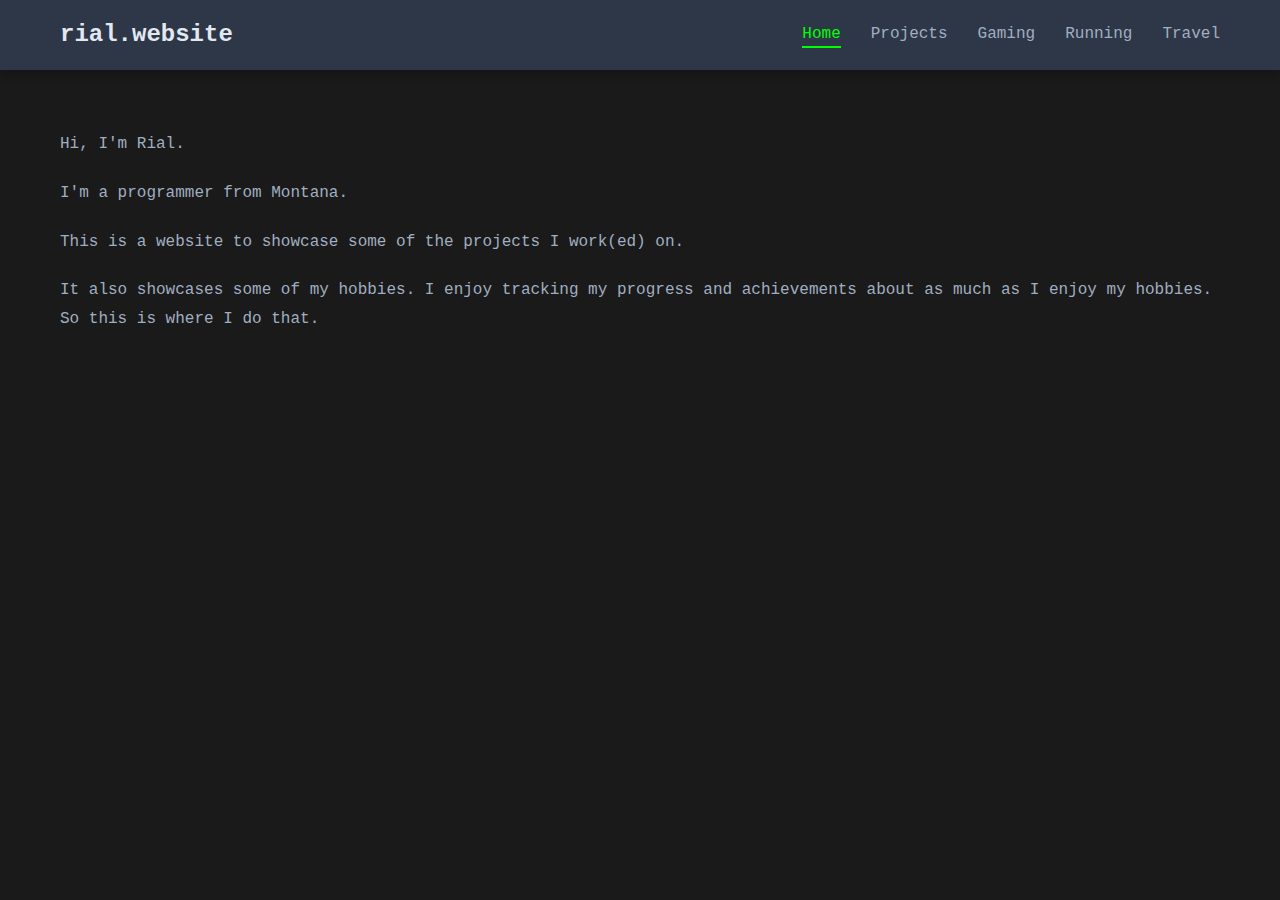
<file: index.html>
<!DOCTYPE html>
<html lang="en">
<head>
    <meta charset="UTF-8">
    <meta name="viewport" content="width=device-width, initial-scale=1.0">
    <title>Home - Rial's Website</title>
    <link rel="stylesheet" href="styles.css">
</head>
<body>

    <main>

        <section class="content">
            <div class="container">
                <p>Hi, I'm Rial.</p>
                <p>I'm a programmer from Montana.</p>
                <p>This is a website to showcase some of the projects I work(ed) on.</p>
                <p>It also showcases some of my hobbies. I enjoy tracking my progress and achievements about as much as I enjoy my hobbies. So this is where I do that.</p>
            </div>
        </section>
    </main>

    <script src="script.js"></script>
</body>
</html>
</file>
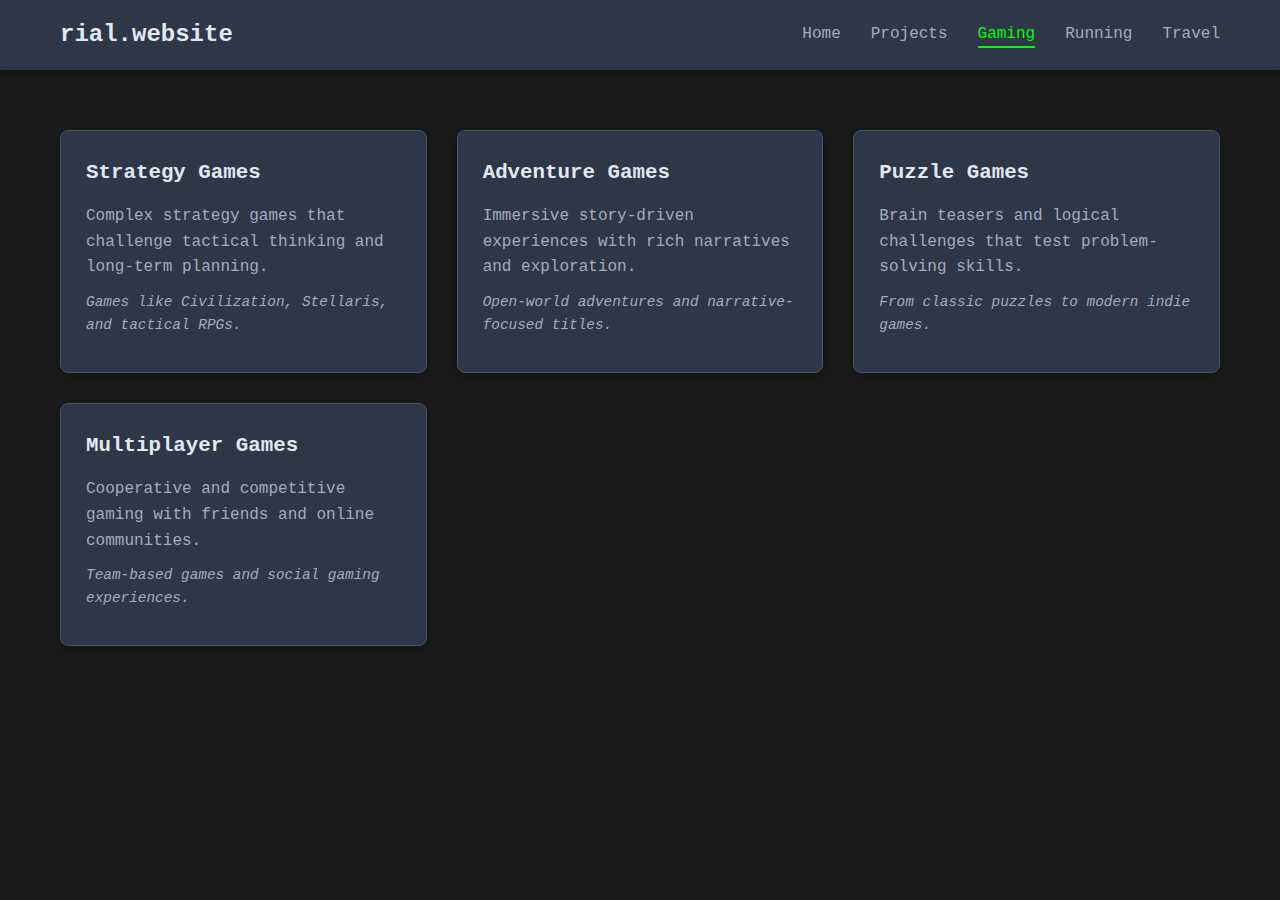
<file: gaming.html>
<!DOCTYPE html>
<html lang="en">
<head>
    <meta charset="UTF-8">
    <meta name="viewport" content="width=device-width, initial-scale=1.0">
    <title>Gaming - Rial's Website</title>
    <link rel="stylesheet" href="styles.css">
</head>
<body>

    <main>

        <section class="content">
            <div class="container">
                <div class="games-grid">
                    <div class="game-card">
                        <h3>Strategy Games</h3>
                        <p>Complex strategy games that challenge tactical thinking and long-term planning.</p>
                        <p class="game-description">Games like Civilization, Stellaris, and tactical RPGs.</p>
                    </div>

                    <div class="game-card">
                        <h3>Adventure Games</h3>
                        <p>Immersive story-driven experiences with rich narratives and exploration.</p>
                        <p class="game-description">Open-world adventures and narrative-focused titles.</p>
                    </div>

                    <div class="game-card">
                        <h3>Puzzle Games</h3>
                        <p>Brain teasers and logical challenges that test problem-solving skills.</p>
                        <p class="game-description">From classic puzzles to modern indie games.</p>
                    </div>

                    <div class="game-card">
                        <h3>Multiplayer Games</h3>
                        <p>Cooperative and competitive gaming with friends and online communities.</p>
                        <p class="game-description">Team-based games and social gaming experiences.</p>
                    </div>
                </div>
            </div>
        </section>
    </main>

    <script src="script.js"></script>
</body>
</html>
</file>
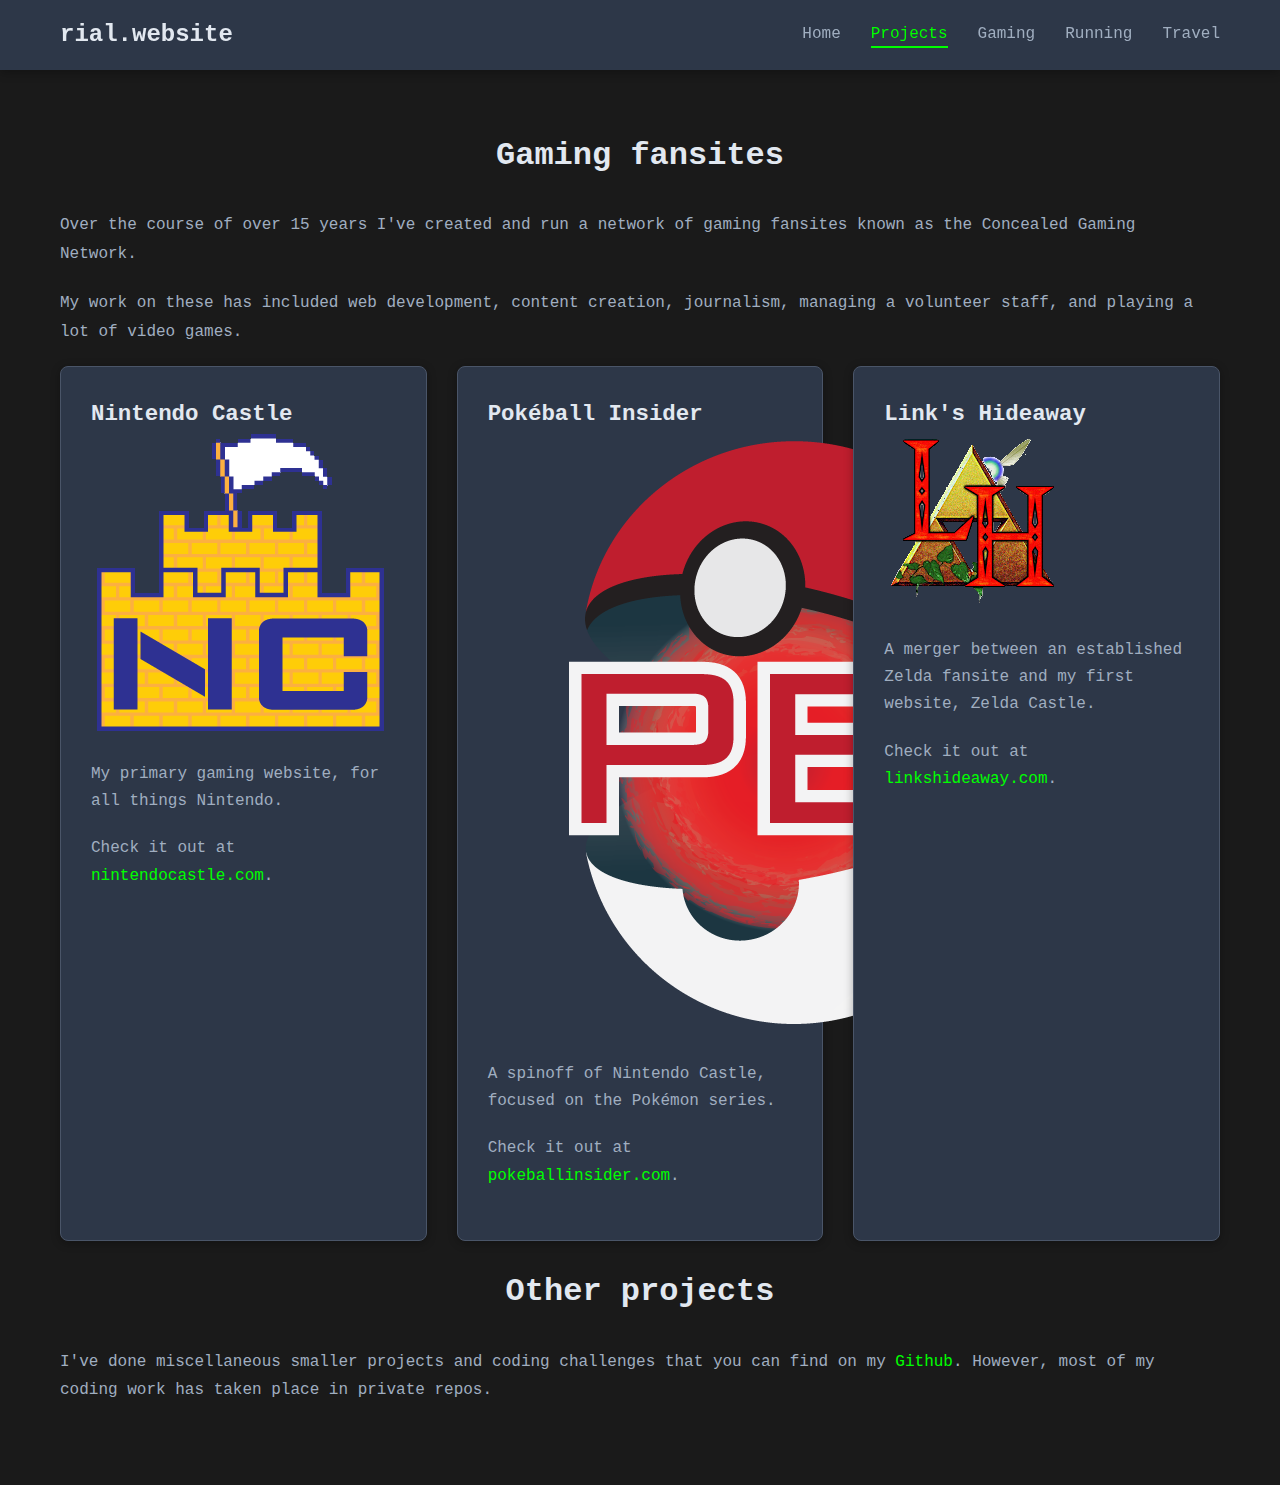
<file: projects.html>
<!DOCTYPE html>
<html lang="en">
<head>
    <meta charset="UTF-8">
    <meta name="viewport" content="width=device-width, initial-scale=1.0">
    <title>Projects - rial.website</title>
    <link rel="stylesheet" href="styles.css">
</head>
<body>

    <main>

        <section class="content">
            <div class="container">
                <h2>Gaming fansites</h2>
                <p>Over the course of over 15 years I've created and run a network of gaming fansites known as the Concealed Gaming Network.</p>
                <p>My work on these has included web development, content creation, journalism, managing a volunteer staff, and playing a lot of video games.</p>

                
                <div class="projects-grid">
                    <div class="project-card">
                        <h3>
                            <span class="title-text">Nintendo Castle</span>
                            <img src="/images/nc_logo.png" alt="NC Logo" class="project-logo">
                        </h3>
                        <p>My primary gaming website, for all things Nintendo.</p>
                        <p>Check it out at <a href="https://nintendocastle.com">nintendocastle.com</a>.</p>
                    </div>

                    <div class="project-card">
                        <h3>
                            <span class="title-text">Pok&eacute;ball Insider</span>
                            <img src="/images/pbi_logo.png" alt="PBI Logo" class="project-logo">
                        </h3>
                        <p>A spinoff of Nintendo Castle, focused on the Pok&eacute;mon series.</p>
                        <p>Check it out at <a href="https://pokeballinsider.com">pokeballinsider.com</a>.</p>
                    </div>

                    <div class="project-card">
                        <h3>
                            <span class="title-text">Link's Hideaway</span>
                            <img src="/images/lh_logo.png" alt="LH Logo" class="project-logo">
                        </h3>
                        <p>A merger between an established Zelda fansite and my first website, Zelda Castle.</p>
                        <p>Check it out at <a href="https://linkshideaway.com">linkshideaway.com</a>.</p>
                    </div>
                </div>
                <br>
                <h2>Other projects</h2>
                <p>I've done miscellaneous smaller projects and coding challenges that you can find on my <a href="https://github.com/RialJohnson">Github</a>. However, most of my coding work has taken place in private repos.</p>

            </div>
        </section>
    </main>

    <script src="script.js"></script>
</body>
</html>
</file>
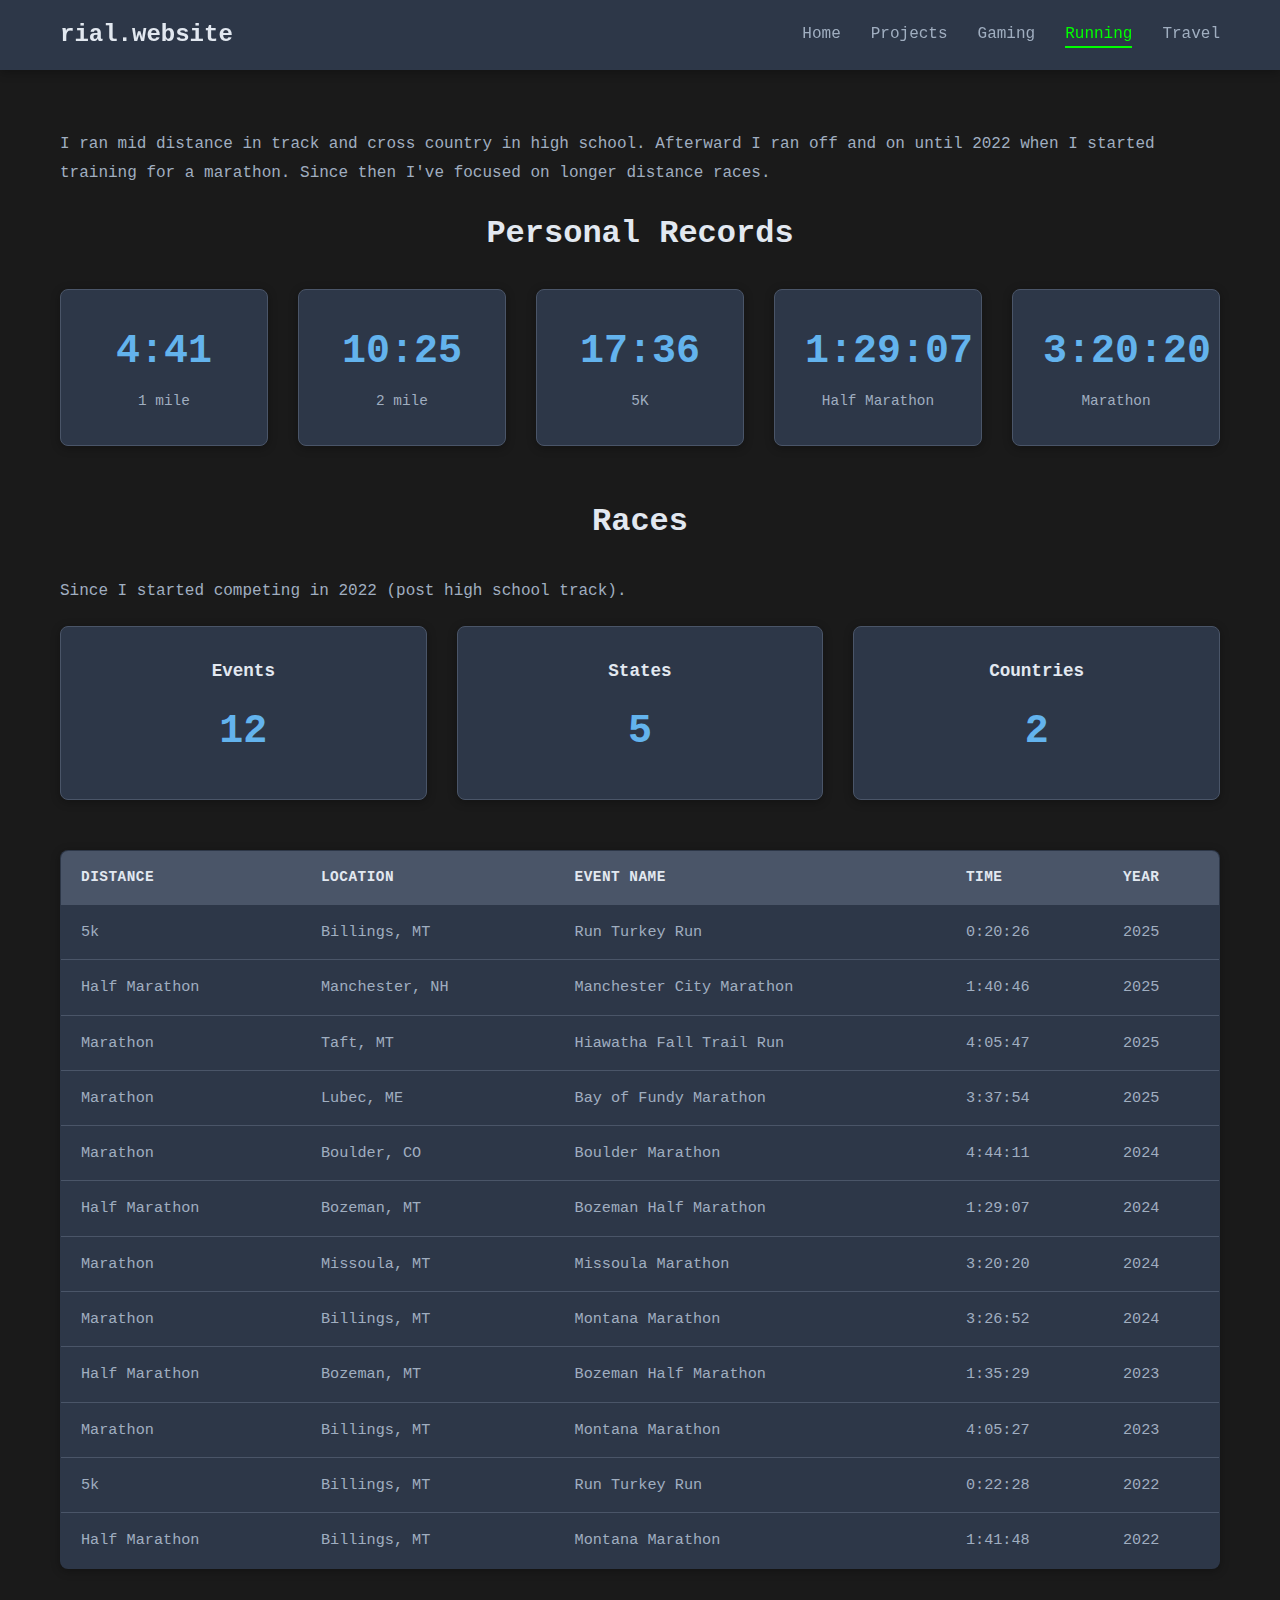
<file: running.html>
<!DOCTYPE html>
<html lang="en">
<head>
    <meta charset="UTF-8">
    <meta name="viewport" content="width=device-width, initial-scale=1.0">
    <title>Running - rial.website</title>
    <link rel="stylesheet" href="styles.css">
</head>
<body>

    <main>
        <section class="content">

            <div class="container">
                <p>I ran mid distance in track and cross country in high school. Afterward I ran off and on until 2022 when I started training for a marathon. Since then I've focused on longer distance races.</p>
                <h2>Personal Records</h2>
                <div class="running-stats">
                    <div class="stat-card">
                        <div class="stat-number">4:41</div>
                        <p>1 mile</p>
                    </div>
                    <div class="stat-card">        
                        <div class="stat-number">10:25</div>
                        <p>2 mile</p>
                    </div>
                    <div class="stat-card">
                        <div class="stat-number">17:36</div>
                        <p>5K</p>
                    </div>
                    <div class="stat-card">
                        <div class="stat-number">1:29:07</div>
                        <p>Half Marathon</p>
                    </div>
                    <div class="stat-card">
                        <div class="stat-number">3:20:20</div>
                        <p>Marathon</p>
                    </div>
                </div>

                <h2>Races</h2>
                <p>Since I started competing in 2022 (post high school track).</p>
                <div class="running-stats">
                    <div class="stat-card">
                        <h3>Events</h3>
                        <div class="stat-number">12</div>
                    </div>
                    <div class="stat-card">
                        <h3>States</h3>
                        <div class="stat-number">5</div>
                    </div>
                    <div class="stat-card">
                        <h3>Countries</h3>
                        <div class="stat-number">2</div>
                    </div>
                
                </div>
                <div class="running-records">
                    
                    <table class="records-table">
                        <thead>
                            <tr>
                                <th>Distance</th>
                                <th>Location</th>
                                <th>Event Name</th>
                                <th>Time</th>
                                <th>Year</th>
                            </tr>
                        </thead>
                        <tbody>
                            <tr>
                                <td>5k</td>
                                <td>Billings, MT</td>
                                <td>Run Turkey Run</td>
                                <td>0:20:26</td>
                                <td>2025</td>
                            </tr>
                            <tr>
                                <td>Half Marathon</td>
                                <td>Manchester, NH</td>
                                <td>Manchester City Marathon</td>
                                <td>1:40:46</td>
                                <td>2025</td>
                            </tr>
                            <tr>
                                <td>Marathon</td>
                                <td>Taft, MT</td>
                                <td>Hiawatha Fall Trail Run</td>
                                <td>4:05:47</td>
                                <td>2025</td>
                            </tr>
                            <tr>
                                <td>Marathon</td>
                                <td>Lubec, ME</td>
                                <td>Bay of Fundy Marathon</td>
                                <td>3:37:54</td>
                                <td>2025</td>
                            </tr>
                            <tr>
                                <td>Marathon</td>
                                <td>Boulder, CO</td>
                                <td>Boulder Marathon</td>
                                <td>4:44:11</td>
                                <td>2024</td>
                            </tr>
                            <tr>
                                <td>Half Marathon</td>
                                <td>Bozeman, MT</td>
                                <td>Bozeman Half Marathon</td>
                                <td>1:29:07</td>
                                <td>2024</td>
                            </tr>
                            <tr>
                                <td>Marathon</td>
                                <td>Missoula, MT</td>
                                <td>Missoula Marathon</td>
                                <td>3:20:20</td>
                                <td>2024</td>
                            </tr>
                            <tr>
                                <td>Marathon</td>
                                <td>Billings, MT</td>
                                <td>Montana Marathon</td>
                                <td>3:26:52</td>
                                <td>2024</td>
                            </tr>
                            <tr>
                                <td>Half Marathon</td>
                                <td>Bozeman, MT</td>
                                <td>Bozeman Half Marathon</td>
                                <td>1:35:29</td>
                                <td>2023</td>
                            </tr>
                            <tr>
                                <td>Marathon</td>
                                <td>Billings, MT</td>
                                <td>Montana Marathon</td>
                                <td>4:05:27</td>
                                <td>2023</td>
                            </tr>
                            <tr>
                                <td>5k</td>
                                <td>Billings, MT</td>
                                <td>Run Turkey Run</td>
                                <td>0:22:28</td>
                                <td>2022</td>
                            </tr>
                            <tr>
                                <td>Half Marathon</td>
                                <td>Billings, MT</td>
                                <td>Montana Marathon</td>
                                <td>1:41:48</td>
                                <td>2022</td>
                            </tr>
                        </tbody>
                    </table>
                </div>
            </div>
        </section>
    </main>

    <script src="script.js"></script>
</body>
</html>
</file>
<file: styles.css>
/* Reset and Base Styles */
* {
    margin: 0;
    padding: 0;
    box-sizing: border-box;
}

body {
    font-family: 'Courier New', 'Monaco', 'Menlo', 'Consolas', monospace;
    line-height: 1.6;
    color: #b8c2cc;
    background-color: #1a1a1a;
}

/* Global Link Styles */
a {
    color: #00FF00;
    text-decoration: none;
    transition: color 0.3s ease;
}

a:hover {
    color: #00FF00;
    text-decoration: underline;
}

a:visited {
    color: #00FF00;
}

.container {
    max-width: 1200px;
    margin: 0 auto;
    padding: 0 20px;
}

/* Navigation */
header {
    background-color: #2d3748;
    box-shadow: 0 2px 10px rgba(0, 0, 0, 0.3);
    position: sticky;
    top: 0;
    z-index: 1000;
}

.nav-container {
    max-width: 1200px;
    margin: 0 auto;
    padding: 0 20px;
    display: flex;
    justify-content: space-between;
    align-items: center;
    height: 70px;
}

.nav-brand h1 {
    color: #e2e8f0;
    font-size: 1.5rem;
    font-weight: 600;
}

.nav-menu {
    display: flex;
    list-style: none;
    gap: 30px;
}

.nav-menu a {
    text-decoration: none;
    color: #a0aec0;
    font-weight: 500;
    transition: color 0.3s ease;
    position: relative;
}

.nav-menu a:hover,
.nav-menu a.active {
    color: #00FF00;
}

.nav-menu a.active::after {
    content: '';
    position: absolute;
    bottom: -5px;
    left: 0;
    width: 100%;
    height: 2px;
    background-color: #00FF00;
}

.hamburger {
    display: none;
    flex-direction: column;
    cursor: pointer;
    gap: 4px;
}

.hamburger span {
    width: 25px;
    height: 3px;
    background-color: #a0aec0;
    transition: 0.3s;
}

/* Hero Section */
.hero {
    background: linear-gradient(135deg, #2d3748 0%, #4a5568 100%);
    color: #e2e8f0;
    padding: 80px 0;
    text-align: center;
}

.hero-content h2 {
    font-size: 2.5rem;
    margin-bottom: 20px;
    font-weight: 700;
}

.hero-content p {
    font-size: 1.2rem;
    opacity: 0.9;
    max-width: 600px;
    margin: 0 auto;
}

/* Content Section */
.content {
    padding: 60px 0;
    background-color: #1a1a1a;
}

.content h2 {
    font-size: 2rem;
    margin-bottom: 30px;
    color: #e2e8f0;
    text-align: center;
}

.content p {
    margin-bottom: 20px;
    color: #a0aec0;
    line-height: 1.8;
}

/* Cards */
.cards {
    display: grid;
    grid-template-columns: repeat(auto-fit, minmax(300px, 1fr));
    gap: 30px;
    margin-top: 40px;
}

.card {
    background-color: #2d3748;
    padding: 30px;
    border-radius: 8px;
    text-align: center;
    box-shadow: 0 2px 10px rgba(0, 0, 0, 0.3);
    transition: transform 0.3s ease, box-shadow 0.3s ease;
    border: 1px solid #4a5568;
}

.card:hover {
    transform: translateY(-5px);
    box-shadow: 0 5px 20px rgba(0, 0, 0, 0.4);
    border-color: #00FF00;
}

.card h3 {
    color: #e2e8f0;
    margin-bottom: 15px;
    font-size: 1.3rem;
}

.card p {
    color: #a0aec0;
    margin-bottom: 20px;
}

.btn {
    display: inline-block;
    background-color: #00FF00;
    color: #1a1a1a;
    padding: 12px 24px;
    text-decoration: none;
    border-radius: 5px;
    transition: background-color 0.3s ease;
    font-weight: 500;
}

.btn:hover {
    background-color: #00FF00;
}

/* Projects Page */
.projects-grid {
    display: grid;
    grid-template-columns: repeat(auto-fit, minmax(350px, 1fr));
    gap: 30px;
}

.project-card {
    background-color: #2d3748;
    padding: 30px;
    border-radius: 8px;
    box-shadow: 0 2px 10px rgba(0, 0, 0, 0.3);
    transition: transform 0.3s ease;
    border: 1px solid #4a5568;
}

.project-card:hover {
    transform: translateY(-5px);
    border-color: #00FF00;
}

.project-card h3 {
    color: #e2e8f0;
    margin-bottom: 15px;
    font-size: 1.4rem;
}

.project-card p {
    color: #a0aec0;
    margin-bottom: 20px;
    line-height: 1.7;
}

.tech-stack {
    display: flex;
    flex-wrap: wrap;
    gap: 10px;
}

.tech-stack span {
    background-color: #4a5568;
    color: #e2e8f0;
    padding: 5px 12px;
    border-radius: 20px;
    font-size: 0.85rem;
    font-weight: 500;
    border: 1px solid #718096;
}

/* Gaming Page */
.games-grid {
    display: grid;
    grid-template-columns: repeat(auto-fit, minmax(280px, 1fr));
    gap: 30px;
}

.game-card {
    background-color: #2d3748;
    padding: 25px;
    border-radius: 8px;
    box-shadow: 0 2px 10px rgba(0, 0, 0, 0.3);
    transition: transform 0.3s ease;
    border: 1px solid #4a5568;
}

.game-card:hover {
    transform: translateY(-5px);
    border-color: #00FF00;
}

.game-card h3 {
    color: #e2e8f0;
    margin-bottom: 15px;
    font-size: 1.3rem;
}

.game-card p {
    color: #a0aec0;
    margin-bottom: 10px;
    line-height: 1.6;
}

.game-description {
    font-style: italic;
    color: #cbd5e0;
    font-size: 0.9rem;
}

/* Travel Page */
.travel-grid {
    display: grid;
    grid-template-columns: repeat(auto-fit, minmax(300px, 1fr));
    gap: 30px;
    margin-bottom: 50px;
}

.travel-card {
    background-color: #2d3748;
    padding: 30px;
    border-radius: 8px;
    box-shadow: 0 2px 10px rgba(0, 0, 0, 0.3);
    transition: transform 0.3s ease;
    border: 1px solid #4a5568;
}

.travel-card:hover {
    transform: translateY(-5px);
    border-color: #00FF00;
}

.travel-card h3 {
    color: #e2e8f0;
    margin-bottom: 15px;
    font-size: 1.4rem;
}

.travel-card p {
    color: #a0aec0;
    margin-bottom: 20px;
    line-height: 1.7;
}

.travel-highlights {
    display: flex;
    flex-wrap: wrap;
    gap: 10px;
}

.travel-highlights span {
    background-color: #4a5568;
    color: #e2e8f0;
    padding: 5px 12px;
    border-radius: 20px;
    font-size: 0.85rem;
    font-weight: 500;
    border: 1px solid #718096;
}

.travel-content {
    max-width: 800px;
    margin: 0 auto;
}

.travel-content h2 {
    text-align: left;
    margin-bottom: 25px;
    color: #e2e8f0;
}

.travel-content h3 {
    color: #e2e8f0;
    margin: 30px 0 15px 0;
    font-size: 1.3rem;
}

.travel-content ul {
    margin-left: 20px;
    margin-bottom: 25px;
}

.travel-content li {
    margin-bottom: 8px;
    color: #a0aec0;
}

/* Running Page */
.running-stats {
    display: grid;
    grid-template-columns: repeat(auto-fit, minmax(200px, 1fr));
    gap: 30px;
    margin-bottom: 50px;
}

.stat-card {
    background-color: #2d3748;
    padding: 30px;
    border-radius: 8px;
    text-align: center;
    box-shadow: 0 2px 10px rgba(0, 0, 0, 0.3);
    border: 1px solid #4a5568;
}

.stat-card h3 {
    color: #e2e8f0;
    margin-bottom: 15px;
    font-size: 1.1rem;
}

.stat-number {
    font-size: 2.5rem;
    font-weight: 700;
    color: #63b3ed;
    margin-bottom: 5px;
}

.stat-card p {
    color: #a0aec0;
    font-size: 0.9rem;
    margin: 0;
}

.running-content {
    max-width: 800px;
    margin: 0 auto;
}

.running-content h2 {
    text-align: left;
    margin-bottom: 25px;
    color: #e2e8f0;
}

.running-content h3 {
    color: #e2e8f0;
    margin: 30px 0 15px 0;
    font-size: 1.3rem;
}

.running-content ul {
    margin-left: 20px;
    margin-bottom: 25px;
}

.running-content li {
    margin-bottom: 8px;
    color: #a0aec0;
}

/* Running Records Table */
.running-records {
    margin-bottom: 50px;
}

.running-records h2 {
    text-align: left;
    margin-bottom: 25px;
    color: #e2e8f0;
    font-size: 1.8rem;
}

.records-table {
    width: 100%;
    border-collapse: collapse;
    background-color: #2d3748;
    box-shadow: 0 2px 10px rgba(0, 0, 0, 0.3);
    border-radius: 8px;
    overflow: hidden;
    border: 1px solid #4a5568;
}

.records-table th,
.records-table td {
    padding: 15px 20px;
    text-align: left;
    border-bottom: 1px solid #4a5568;
}

.records-table th {
    background-color: #4a5568;
    color: #e2e8f0;
    font-weight: 600;
    font-size: 0.9rem;
    text-transform: uppercase;
    letter-spacing: 0.5px;
}

.records-table td {
    color: #a0aec0;
    font-size: 0.95rem;
}

.records-table tbody tr:hover {
    background-color: #4a5568;
}

.records-table tbody tr:last-child td {
    border-bottom: none;
}

/* Responsive table */
@media (max-width: 768px) {
    .records-table {
        font-size: 0.85rem;
    }

    .records-table th,
    .records-table td {
        padding: 12px 15px;
    }

    .running-records h2 {
        font-size: 1.5rem;
    }
}

/* Footer */
footer {
    background-color: #2d3748;
    color: #a0aec0;
    padding: 30px 0;
    text-align: center;
    border-top: 1px solid #4a5568;
}

footer p {
    margin: 0;
    opacity: 0.8;
}

/* Responsive Design */
@media (max-width: 768px) {
    .nav-container {
        padding: 0 15px;
    }

    .nav-menu {
        display: none;
        position: absolute;
        top: 70px;
        left: 0;
        width: 100%;
        background-color: #2d3748;
        flex-direction: column;
        padding: 20px 0;
        box-shadow: 0 2px 10px rgba(0, 0, 0, 0.3);
        gap: 0;
        border-top: 1px solid #4a5568;
    }

    .nav-menu.active {
        display: flex;
    }

    .nav-menu li {
        width: 100%;
        text-align: center;
        padding: 10px 0;
        border-bottom: 1px solid #4a5568;
    }

    .nav-menu li:last-child {
        border-bottom: none;
    }

    .hamburger {
        display: flex;
    }

    .hamburger.active span:nth-child(1) {
        transform: rotate(-45deg) translate(-5px, 6px);
    }

    .hamburger.active span:nth-child(2) {
        opacity: 0;
    }

    .hamburger.active span:nth-child(3) {
        transform: rotate(45deg) translate(-5px, -6px);
    }

    .hero {
        padding: 60px 20px;
    }

    .hero-content h2 {
        font-size: 2rem;
    }

    .hero-content p {
        font-size: 1rem;
    }

    .content {
        padding: 40px 0;
    }

    .container {
        padding: 0 15px;
    }

    .cards,
    .projects-grid,
    .games-grid,
    .running-stats,
    .travel-grid {
        grid-template-columns: 1fr;
        gap: 20px;
    }

    .card,
    .project-card,
    .game-card,
    .stat-card,
    .travel-card {
        padding: 20px;
    }
}

@media (max-width: 480px) {
    .hero-content h2 {
        font-size: 1.8rem;
    }

    .content h2 {
        font-size: 1.6rem;
    }

    .project-card h3,
    .game-card h3 {
        font-size: 1.2rem;
    }

    .stat-number {
        font-size: 2rem;
    }
}

/* Travel Maps */
.flight-link-section {
    text-align: center;
    margin: 40px 0;
    padding: 30px;
    background-color: #2d3748;
    border-radius: 8px;
    border: 1px solid #4a5568;
}

.flight-link-btn {
    display: inline-block;
    background-color: #63b3ed;
    color: #1a1a1a;
    padding: 15px 30px;
    text-decoration: none;
    border-radius: 8px;
    font-weight: 600;
    font-size: 1.1rem;
    transition: background-color 0.3s ease;
}

.flight-link-btn:hover {
    background-color: #4299e1;
}

.travel-maps-section {
    margin: 50px 0;
}

.maps-container {
    display: grid;
    grid-template-columns: 1fr 1fr;
    gap: 30px;
    margin-top: 30px;
}

.map-wrapper h3 {
    text-align: center;
    margin-bottom: 15px;
    color: #e2e8f0;
}

        .world-map-container,
        .us-map-container {
            height: 300px;
            background-color: #1a1a1a;
            border: 1px solid #4a5568;
            border-radius: 8px;
            overflow: hidden;
            position: relative;
        }

        /* Leaflet map styling */
        .world-map-container .leaflet-container,
        .us-map-container .leaflet-container {
            background-color: #1a365d;
            border-radius: 8px;
        }

        .world-map-container .leaflet-popup-content-wrapper,
        .us-map-container .leaflet-popup-content-wrapper {
            background-color: #2d3748;
            color: #e2e8f0;
            border: 1px solid #4a5568;
        }

        .world-map-container .leaflet-popup-tip,
        .us-map-container .leaflet-popup-tip {
            background-color: #2d3748;
        }

        /* Responsive maps */
        @media (max-width: 768px) {
            .maps-container {
                grid-template-columns: 1fr;
                gap: 20px;
            }

            .world-map-container,
            .us-map-container {
                height: 250px;
            }
        }
</file>
